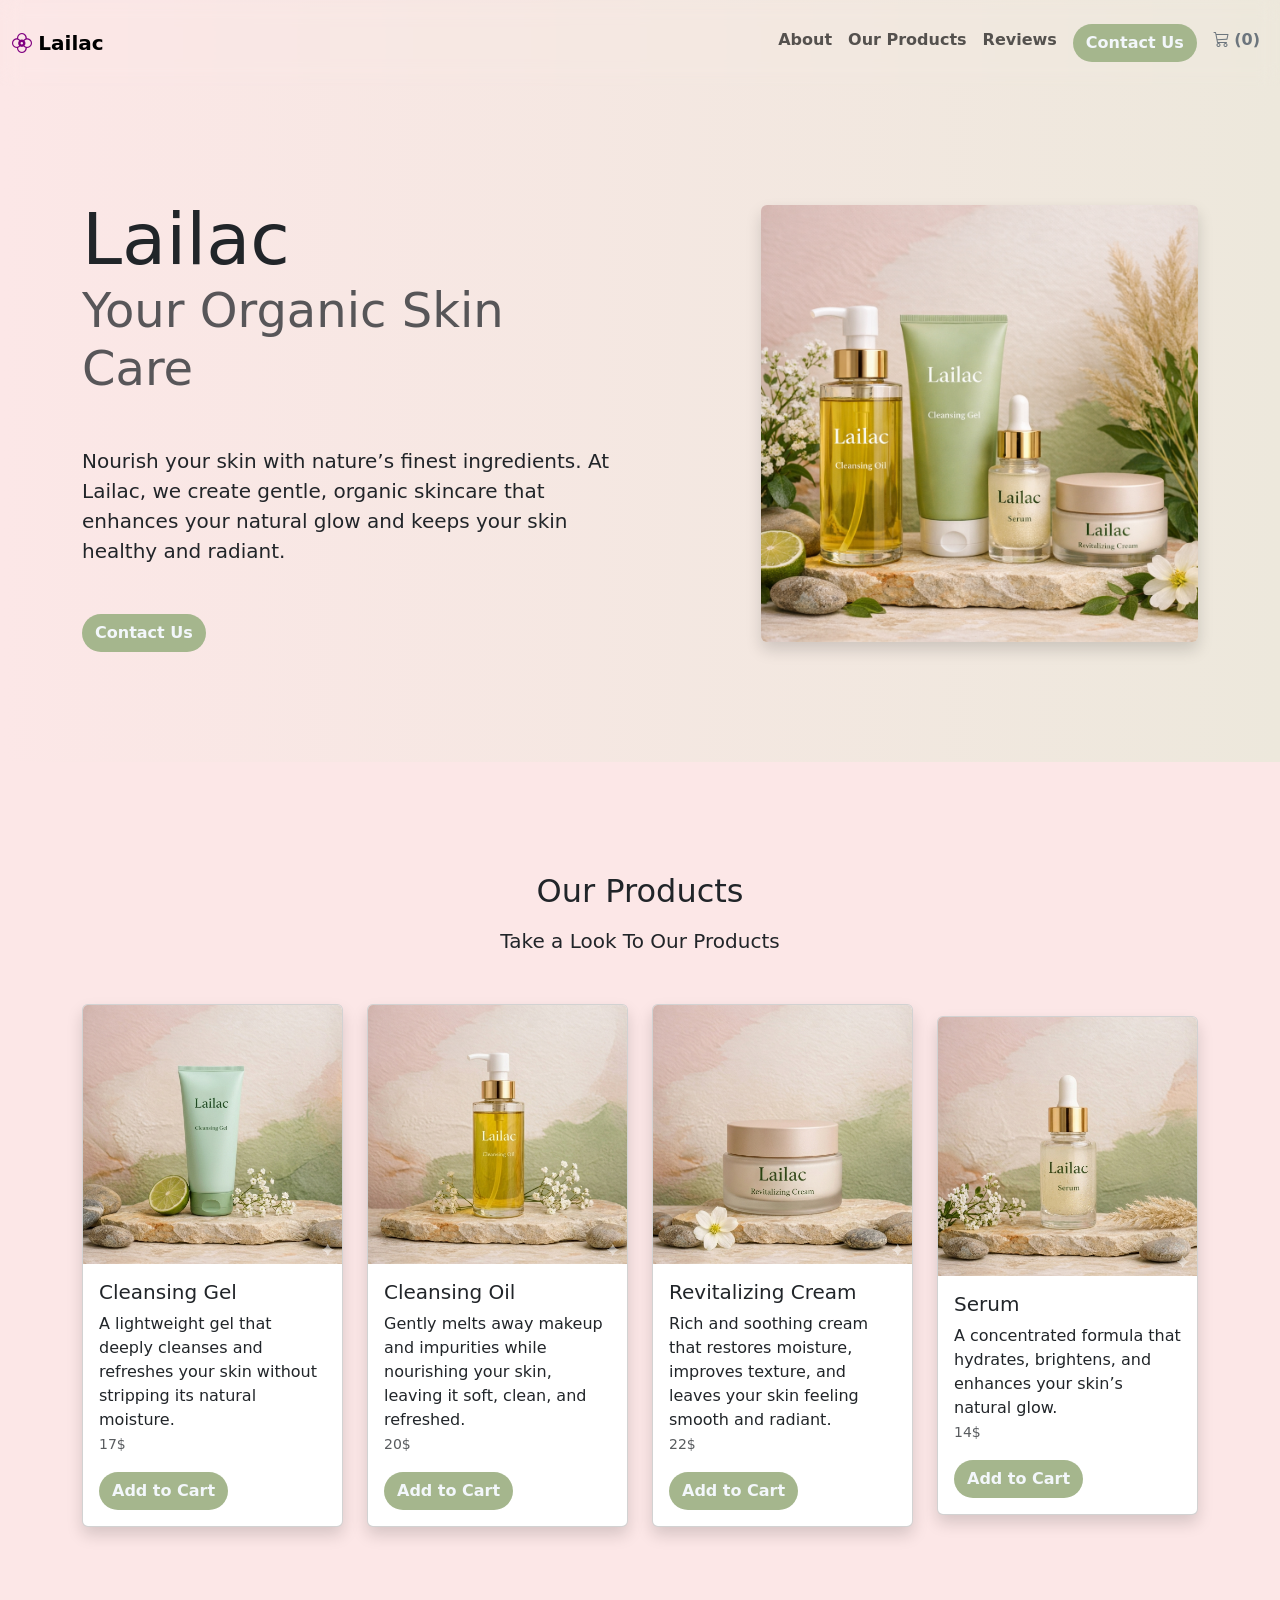
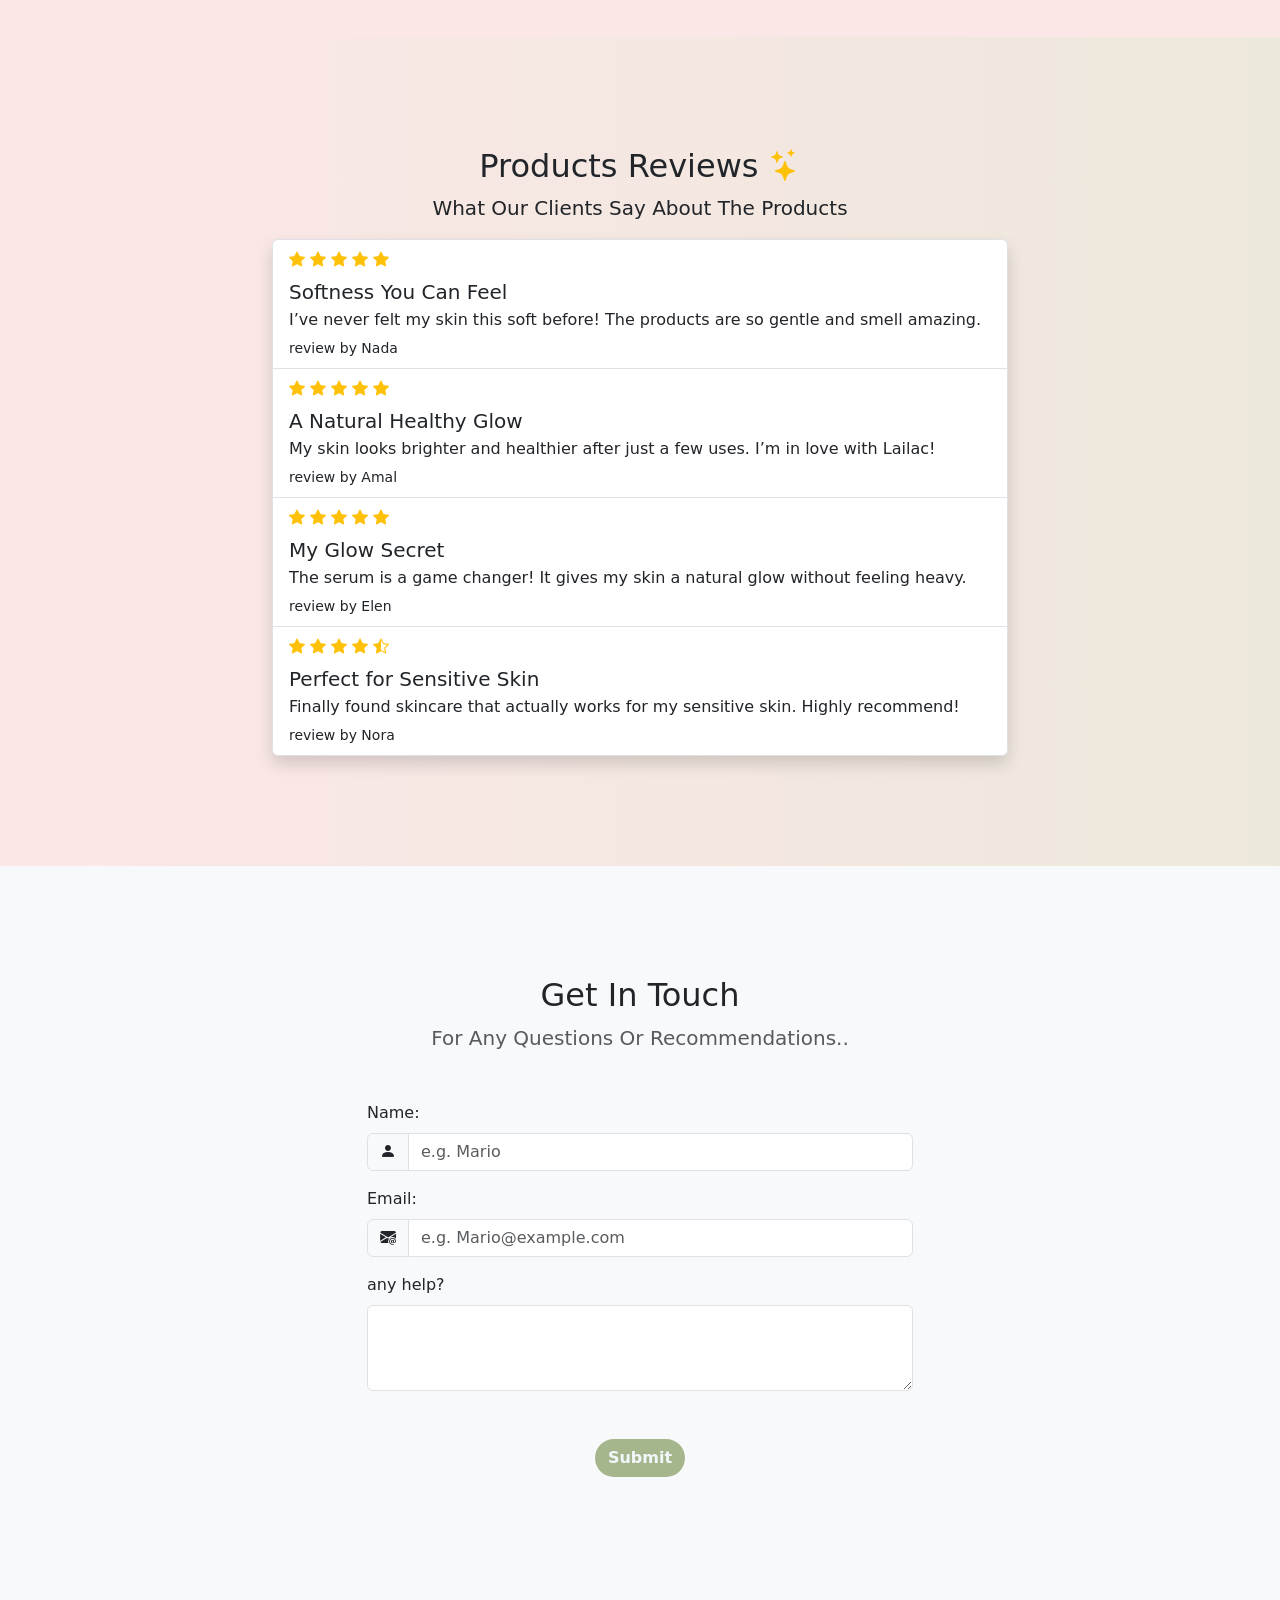
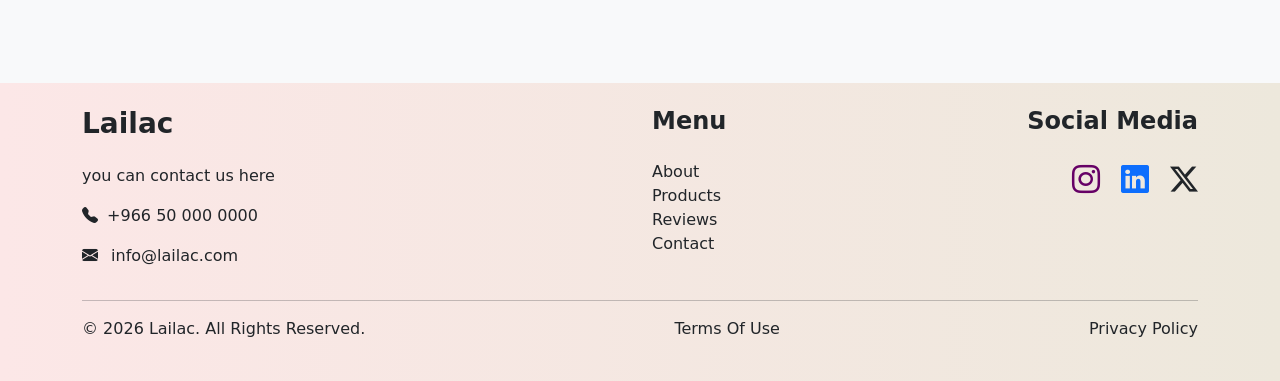
<file: index.html>
<!DOCTYPE html>
<html lang="en" dir="ltr">
<head>
    <meta charset="UTF-8">
    <meta name="viewport" content="width=device-width, initial-scale=1.0">
    <link href="https://cdn.jsdelivr.net/npm/bootstrap@5.3.8/dist/css/bootstrap.min.css" rel="stylesheet" 
    integrity="sha384-sRIl4kxILFvY47J16cr9ZwB07vP4J8+LH7qKQnuqkuIAvNWLzeN8tE5YBujZqJLB" crossorigin="anonymous">
    <link rel="stylesheet" href="https://cdn.jsdelivr.net/npm/bootstrap-icons@1.13.1/font/bootstrap-icons.min.css">
    <link rel="stylesheet" href="style.css">
    <title>Lailac</title>
    
</head>
<body>

    <nav class="navbar navbar-expand-md sticky-top py-3 ">
        <div class="container-xxl">
            <a href="#about" class="navbar-brand">
                <i class="bi bi-flower2" style="color: purple;"></i>
                <span class="fw-bold text-secondray">Lailac</span>
            </a>
            
            <button class="navbar-toggler" type="button" data-bs-toggle="collapse" data-bs-target="#main-nav" 
             aria-controls="main-nav" aria-expanded="false" aria-label="Toggle navigation">
            <span class="navbar-toggler-icon"></span>
            </button>
            <div class="collapse navbar-collapse justify-content-end align-items-center" id="main-nav">
                <ul class="navbar-nav">
                    <li class="nav-item pt-1">
                        <a class="nav-link fw-bold text-secondray" href="#about">About</a>
                    </li>
                    <li class="nav-item pt-1">
                        <a class="nav-link fw-bold text-secondray" href="#products">Our Products</a>
                    </li>
                    <li class="nav-item pt-1">
                        <a class="nav-link fw-bold text-secondray" href="#reviews" >Reviews</a>
                    </li>
                    <li class="nav-item">
                        <a class="nav-link" href="#contact" >
                            <button type="button" class="btn btn-custom">Contact Us</button>
                        </a>
                    </li>
                   <li class="nav-item pt-1">
                    <a class="nav-link fw-bold text-secondary" href="cart.html">
                  <i class="bi bi-cart3"></i>  (<span id="cart-count">0</span>)
                    </a>
                  </li>
                </ul>
            </div>
        </div>
    </nav>

    <section id="about">
        <div class="container-lg">
            <div class="row justify-content-center align-items-center">
                <div class="col text-center text-md-start">
                    <h1>
                        <div class="display-2">Lailac</div>
                        <div class="display-5 text-muted">Your Organic Skin Care</div>
                    </h1>
                    <p class="lead my-5">Nourish your skin with nature’s finest ingredients. At Lailac, we create gentle, 
                        organic skincare that enhances your natural glow and keeps your skin healthy and radiant.</p>
                         <a href="#contact" class=" btn btn-custom">Contact Us</a>
                </div>
                <div class="col-md-6 d-none d-md-block">
                    <img src="images/Lailac.png" class="img-fluid rounded float-end shadow" style="max-width: 80%; height: auto; " alt="Lailac">
                </div>
            </div>
        </div>
    </section>

    

    <section id="products" class="section-bg">
        <div class="container-lg">
           <div class="text-center">
             <h2>Our Products</h2>
            <p class="lead text-mute mt-3">Take a Look To Our Products</p>
           </div>
        <div class="row justify-content-center align-items-center g-4 mt-4">
  <div class="col-lg-3 col-md-6">
    <div class="card h-100 shadow">
      <img src="images/cleansing-gel.png"  class="card-img-top" alt="cleansing-gel">
      <div class="card-body">
        <h5 class="card-title">Cleansing Gel</h5>
        <p class="card-text">A lightweight gel that deeply cleanses and refreshes your skin 
            without stripping its natural moisture.
            <br>
                <small class="text-secondray text-muted">17$</small>
        </p>
          <a href="#" class="btn btn-custom add-to-cart" 
            data-name="Cleansing Gel" 
            data-price="17">Add to Cart</a>
           
      </div>
    </div>
  </div>
  <div class="col-lg-3 col-md-6">
    <div class="card h-100 shadow">
      <img src="images/cleansing-oil.png" class="card-img-top" alt="cleansing-oil">
      <div class="card-body">
        <h5 class="card-title">Cleansing Oil</h5>
        <p class="card-text">Gently melts away makeup and impurities while nourishing your skin,
             leaving it soft, clean, and refreshed.
             <br>
             <small class="text-secondray text-muted">20$</small>
            </p>
            <a href="#" class="btn btn-custom add-to-cart" 
             data-name="Cleansing oil" 
             data-price="20">Add to Cart</a>
      </div>
    </div>
  </div>
  <div class="col-lg-3 col-md-6">
    <div class="card h-100 shadow">
      <img src="images/cream.png" class="card-img-top" alt="cream">
      <div class="card-body">
        <h5 class="card-title">Revitalizing Cream</h5>
        <p class="card-text">Rich and soothing cream that restores moisture, improves texture, 
            and leaves your skin feeling smooth and radiant.
            <br>
            <small class="text-secondray text-muted">22$</small>
        </p>
            <a href="#" class="btn btn-custom add-to-cart" 
             data-name="Revitalizing Cream" 
             data-price="22">Add to Cart</a>
      </div>
    </div>
  </div>
  <div class="col-lg-3 col-md-6">
    <div class="card h-100 shadow">
      <img src="images/serum.png" class="card-img-top" alt="serum">
      <div class="card-body">
        <h5 class="card-title">Serum</h5>
        <p class="card-text">A concentrated formula that hydrates, brightens, and enhances your skin’s natural glow.
            <br>
            <small class="text-secondray text-muted">14$</small>
        </p>
        <a href="#" class="btn btn-custom add-to-cart" 
             data-name="Serum" 
             data-price="14">Add to Cart</a>
      </div>
    </div>
  </div>
</div>
</div>
    </section>


    <section id="reviews">
        <div class="container-lg">
            <div class="text-center">
                <h2>Products Reviews <i class="bi bi-stars text-warning"></i></h2>
                <p class="lead text-mute">What Our Clients Say About The Products</p>
            </div>
            <div class="row justify-content-center">
                <div class="col-lg-8">
                    <div class="list-group shadow">
                      <div class="list-group-item">
                        <div class="pb-2">
                            <i class="bi bi-star-fill text-warning"></i>
                            <i class="bi bi-star-fill text-warning"></i>
                            <i class="bi bi-star-fill text-warning"></i>
                            <i class="bi bi-star-fill text-warning"></i>
                            <i class="bi bi-star-fill text-warning"></i>
                        </div>
                        <h5 class="mb-1">Softness You Can Feel</h5>
                        <p class="mb-1">I’ve never felt my skin this soft before! The products are so gentle 
                            and smell amazing.</p>
                            <small class="text-secondray">review by Nada</small>
                      </div>

                      <div class="list-group-item">
                        <div class="pb-2">
                            <i class="bi bi-star-fill text-warning"></i>
                            <i class="bi bi-star-fill text-warning"></i>
                            <i class="bi bi-star-fill text-warning"></i>
                            <i class="bi bi-star-fill text-warning"></i>
                            <i class="bi bi-star-fill text-warning"></i>
                        </div>
                        <h5 class="mb-1">A Natural Healthy Glow</h5>
                        <p class="mb-1">My skin looks brighter and healthier after just a few uses.
                             I’m in love with Lailac!</p>
                             <small class="text-secondray">review by Amal</small>
                      </div>

                      <div class="list-group-item">
                        <div class="pb-2">
                            <i class="bi bi-star-fill text-warning"></i>
                            <i class="bi bi-star-fill text-warning"></i>
                            <i class="bi bi-star-fill text-warning"></i>
                            <i class="bi bi-star-fill text-warning"></i>
                            <i class="bi bi-star-fill text-warning"></i>
                        </div>
                        <h5 class="mb-1">My Glow Secret</h5>
                        <p class="mb-1">The serum is a game changer! It gives my skin a natural glow 
                            without feeling heavy.</p>
                            <small class="text-secondray">review by Elen</small>
                      </div>

                      <div class="list-group-item">
                        <div class="pb-2">
                            <i class="bi bi-star-fill text-warning"></i>
                            <i class="bi bi-star-fill text-warning"></i>
                            <i class="bi bi-star-fill text-warning"></i>
                            <i class="bi bi-star-fill text-warning"></i>
                            <i class="bi bi-star-half text-warning"></i>
                        </div>
                        <h5 class="mb-1">Perfect for Sensitive Skin</h5>
                        <p class="mb-1">Finally found skincare that actually works for my sensitive skin. 
                            Highly recommend!</p>
                            <small class="text-secondray">review by Nora</small>
                      </div>
  
                    </div>
                </div>
            </div>
        </div>
    </section>


    <section id="contact" class="bg-light">
        <div class="container-lg">
            <div class="text-center">
                <h2>Get In Touch</h2>
                <p class="lead text-muted">For Any Questions Or Recommendations..</p>
            </div>
            <div class="row justify-content-center my-5">
                <div class="col-lg-6">
                    <form>
                        <label for="name" class="form-label">Name:</label>
                        <div class="input-group mb-3">
                        <span class="input-group-text">
                            <i class="bi bi-person-fill"></i>
                        </span>
                        <input type="text" class="form-control" id="name" placeholder="e.g. Mario">
                        </div>
                        <label for="email" class="form-label">Email:</label>
                        <div class="input-group mb-3">
                        <span class="input-group-text">
                            <i class="bi bi-envelope-at-fill"></i>
                        </span>
                        <input type="text" class="form-control" id="email" placeholder="e.g. Mario@example.com">
                        </div>
                        <div class="mb-3">
                        <label for="exampleFormControlTextarea1" class="form-label">any help?</label>
                        <textarea class="form-control" id="exampleFormControlTextarea1" rows="3"></textarea>
                        </div>
                        <div class="text-center my-5">
                            <button type="button" class="btn btn-custom">Submit</button>
                        </div>
                    </form>
                    
            </div>
        </div>
    </section>


    <footer class="py-4">
        <div class="container">
            <div class="row">
                <div class="col-lg-6">
                    <h3 class="pb-3 fw-bold">Lailac</h3>
                    <p>you can contact us here</p>
                    <p>
                    <i class="bi bi-telephone-fill me-1"></i> 
                    <a href="tel:+966500000000" class="text-decoration-none text-dark">
                     +966 50 000 0000
                    </a>
                   </p>
                   <p>
                  <i class="bi bi-envelope-fill me-2"></i> 
                   <a href="mailto:info@lailac.com" class="text-decoration-none text-dark" >
                    info@lailac.com
                   </a>
                  </p>

                </div>
                <div class="col-lg-3">
                    <h4 class="pb-3 fw-bold">Menu</h4>
                    <ul class="list-unstyled">
                        <li><a href="#about" class="text-decoration-none text-dark">About</a></li>
                        <li><a href="#products" class="text-decoration-none text-dark">Products</a></li>
                        <li><a href="#reviews" class="text-decoration-none text-dark">Reviews</a></li>
                        <li><a href="#contact" class="text-decoration-none text-dark">Contact</a></li>
                    </ul>
                </div>
                <div class="col-lg-3 text-lg-end">
                    <h4 class="pb-3 fw-bold">Social Media</h4>
                    <div>
                        <a href="#" class="text-decoration-none text-dark"><i class="bi bi-instagram fs-3 me-3" style="color:rgb(102, 1, 102);;"></i></a>
                        <a href="#" class="text-decoration-none text-dark"><i class="bi bi-linkedin fs-3 me-3 text-primary"></i></a>
                        <a href="#" class="text-decoration-none text-dark"><i class="bi bi-twitter-x fs-3"></i></a>
                    </div>
                </div>
            
            </div>
            <hr>
            <div class="d-flex justify-content-between">
                <p>© 2026 Lailac. All Rights Reserved.</p>
                <a href="#" class="text-decoration-none text-dark">Terms Of Use</a>
                <a href="#" class="text-decoration-none text-dark">Privacy Policy</a>
            </div>
        </div>
    </footer>





   <script src="./main.js"></script>



    <script src="https://cdn.jsdelivr.net/npm/bootstrap@5.3.8/dist/js/bootstrap.bundle.min.js" 
    integrity="sha384-FKyoEForCGlyvwx9Hj09JcYn3nv7wiPVlz7YYwJrWVcXK/BmnVDxM+D2scQbITxI" crossorigin="anonymous"></script>
    
</body>
</html>
</file>
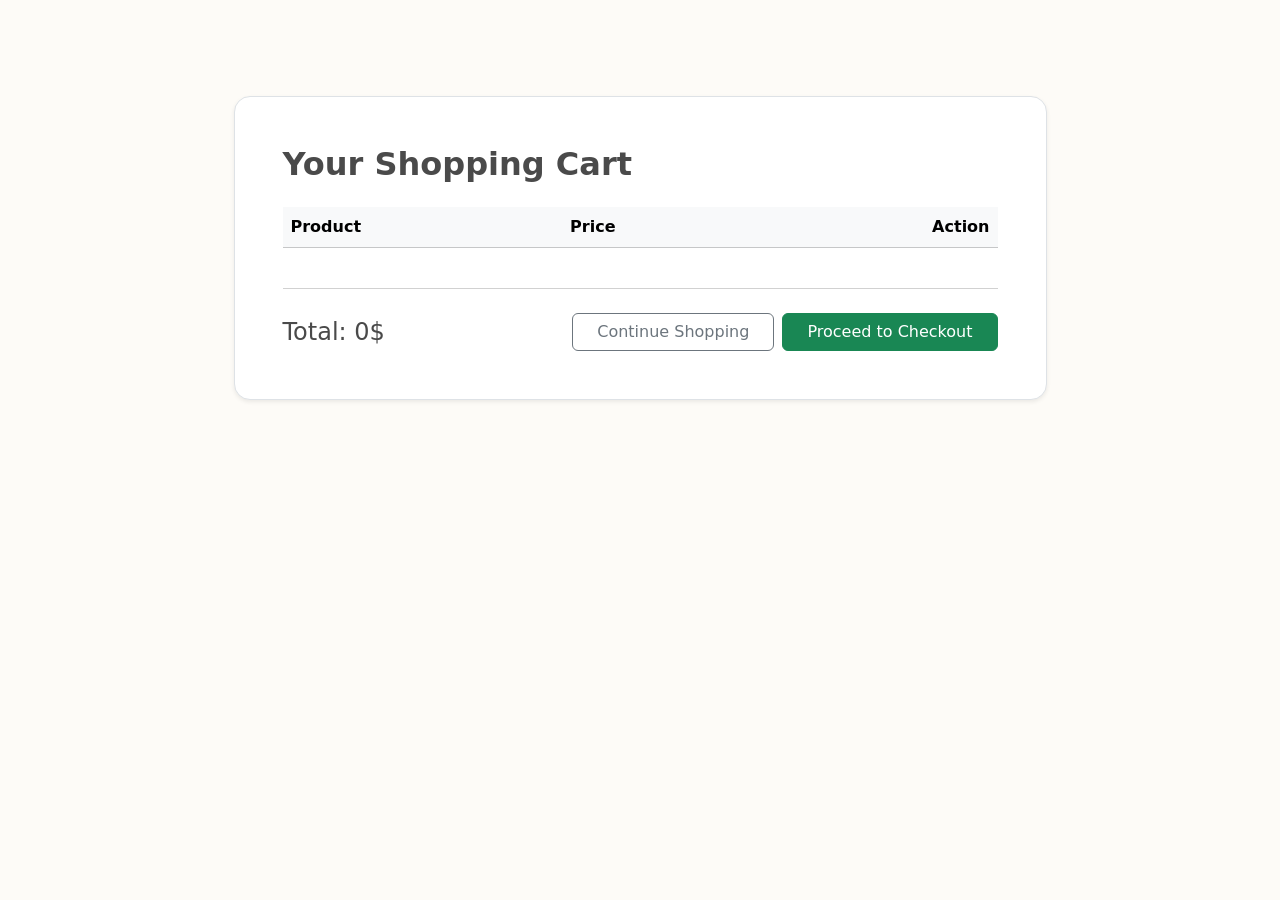
<file: cart.html>
<!DOCTYPE html>
<html lang="en">
<head>
    <meta charset="UTF-8">
    <meta name="viewport" content="width=device-width, initial-scale=1.0">
    <title>Your Shopping Cart - Lailac</title>
    <link href="https://cdn.jsdelivr.net/npm/bootstrap@5.3.0/dist/css/bootstrap.min.css" rel="stylesheet">
    <style>
        body { background-color: #fdfbf7; color: #4a4a4a; }
        .cart-card { background: white; border-radius: 20px; box-shadow: 0 10px 25px rgba(0,0,0,0.05); }
        .btn-custom { background-color: #9ab87a; color: white; border: none; }
        .btn-custom:hover { background-color: #7f9a65; color: white; }
    </style>
</head>
<body class="py-5">

<!--  use min-vh-100 with d-flex to perfectly center the card in the middle of the screen.-->
<div class="container min-vh-80 d-flex align-items-center justify-content-center py-5">
    <div class="row w-100 justify-content-center">
        <div class="col-12 col-lg-9">
            <div class="cart-card p-4 p-md-5 border shadow-sm rounded-4 bg-white">
                <h2 class="mb-4 fw-bold">Your Shopping Cart</h2>
                
                <div class="table-responsive">
                    <table class="table align-middle">
                        <thead class="table-light">
                            <tr><th>Product</th>
                            <th>Price</th>
                            <th class="text-end">Action</th></tr>
                        </thead>
                        <tbody id="cart-items"></tbody>
                    </table>
                </div>

                <hr class="my-4">

                <div class="d-flex flex-column flex-md-row justify-content-between align-items-center gap-3">
                    <h4 class="m-0">Total: <span id="cart-total">0</span>$</h4>
                    <div class="d-flex gap-2">
                        <a href="index.html" class="btn btn-outline-secondary px-4">Continue Shopping</a>
                        <a href="checkout.html" class="btn btn-success px-4">Proceed to Checkout</a>
                    </div>
                </div>
            </div>
        </div>
    </div>
</div>

<script>
    function renderCart() {
        let cart = JSON.parse(localStorage.getItem('cart')) || [];
        let container = document.getElementById('cart-items');
        let total = 0;
        container.innerHTML = '';
        cart.forEach((item, index) => {
            total += parseInt(item.price);
            container.innerHTML += `
            <tr>
             <td>${item.name}</td>
             <td>${item.price}$</td>
             <td class="text-end">
               <button class="btn btn-sm btn-danger" onclick="removeItem(${index})">Remove</button>
             </td>
            </tr>`;
        });
        document.getElementById('cart-total').innerText = total;
    }
    function removeItem(index) {
        let cart = JSON.parse(localStorage.getItem('cart'));
        cart.splice(index, 1);
        localStorage.setItem('cart', JSON.stringify(cart));
        renderCart();
    }
    renderCart();
</script>
</body>
</html>
</file>
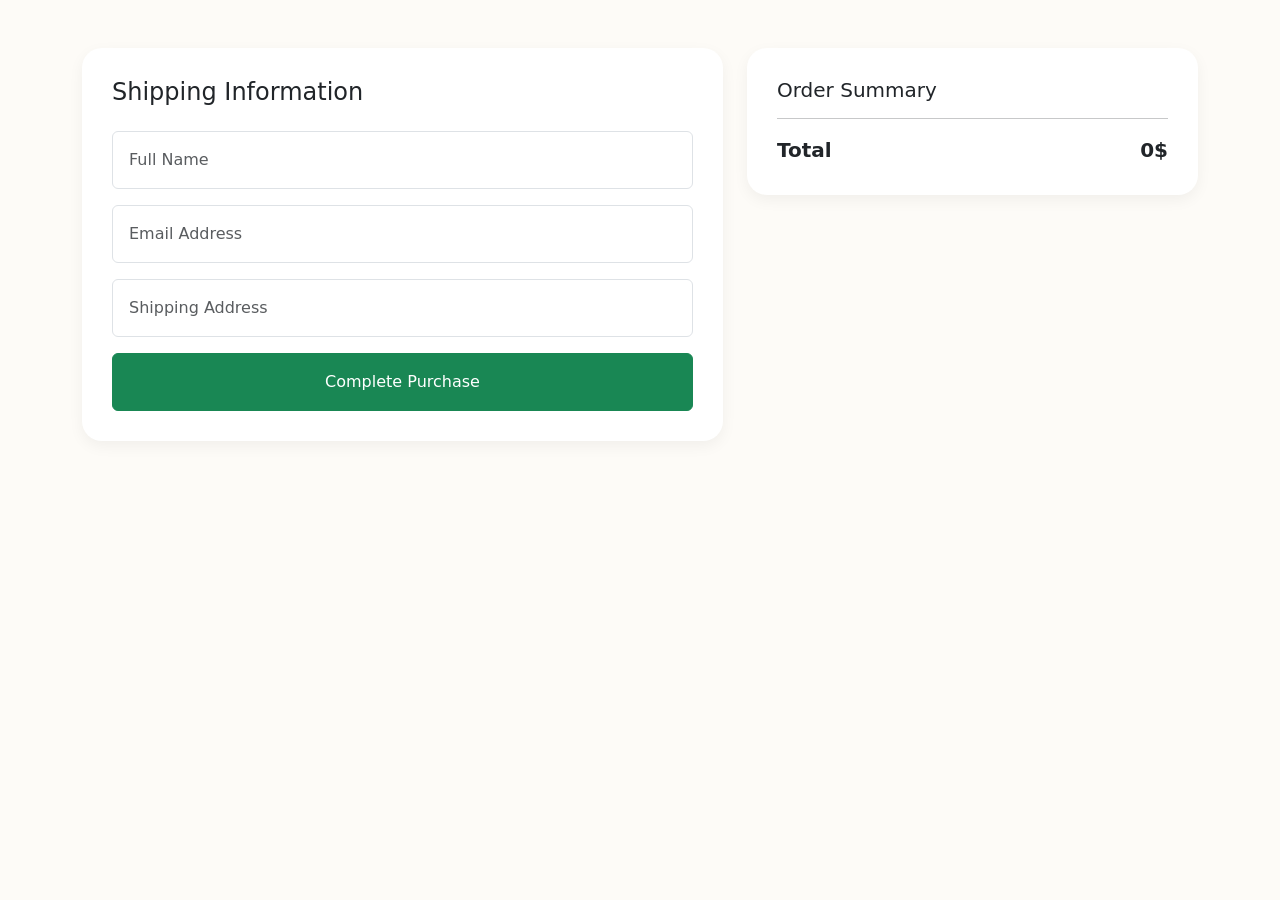
<file: checkout.html>
<!DOCTYPE html>
<html lang="en">
<head>
    <meta charset="UTF-8">
    <meta name="viewport" content="width=device-width, initial-scale=1.0">
    <title>Checkout - Lailac</title>
    <link href="https://cdn.jsdelivr.net/npm/bootstrap@5.3.0/dist/css/bootstrap.min.css" rel="stylesheet">
    <style>
        body { background-color: #fdfbf7; }
        .checkout-box { background: white; border-radius: 20px; padding: 30px; box-shadow: 0 5px 15px rgba(0,0,0,0.05); }
    </style>
</head>
<body class="py-5">

<div class="container">
    <div class="row g-4">
        <div class="col-lg-7">
            <div class="checkout-box">
                <h4 class="mb-4">Shipping Information</h4>
                <input type="text" class="form-control mb-3 p-3" placeholder="Full Name">
                <input type="email" class="form-control mb-3 p-3" placeholder="Email Address">
                <input type="text" class="form-control mb-3 p-3" placeholder="Shipping Address">
                <button class="btn btn-success w-100 p-3" onclick="finishPurchase()">Complete Purchase</button>
            </div>
        </div>
        <div class="col-lg-5">
            <div class="checkout-box">
                <h5>Order Summary</h5>
                <hr>
                <div id="checkout-summary"></div>
                <div class="d-flex justify-content-between mt-3 fw-bold fs-5">
                    <span>Total</span>
                    <span id="final-total"></span>
                </div>
            </div>
        </div>
    </div>
</div>

<script>

    let cart = JSON.parse(localStorage.getItem('cart')) || [];
    let summary = document.getElementById('checkout-summary');
    let total = 0;
    cart.forEach(item => {
        total += parseInt(item.price);
        summary.innerHTML += `<div class="d-flex justify-content-between mb-2"><span>${item.name}</span><span>${item.price}$</span></div>`;
    });
    document.getElementById('final-total').innerText = total + "$";

    function finishPurchase() {
        // 1. Clear the cart after purchase
        localStorage.removeItem('cart');
        
        // 2. Change the page content to a thank you message
        document.querySelector('.container').innerHTML = `
            <div class="text-center py-5">
                <h1 class="text-success">Thank you for shopping with Lailac!</h1>
                <p>Your order has been placed successfully.</p>
                <div class="card p-4 mt-4 shadow-sm">
                    <h5>Order Date: ${new Date().toLocaleDateString()}</h5>
                    <p>We are preparing your natural skincare products now.</p>
                </div>
                <a href="index.html" class="btn btn-success mt-4 ">Back to Home</a>
            </div>
        `;
    }

</script>
</body>
</html>
</file>
<file: style.css>
:root {
  --main-pink: rgb(252, 231, 231);
  --cream: rgb(237, 232, 220);
  --olive: rgb(165, 182, 141);
  --light-green: rgb(193, 207, 161);
}

body {
  
  background: linear-gradient(to right,  rgb(252, 231, 231), rgb(237, 232, 220));
}

 section {
  padding: 110px 0;
}

.section-bg {
  background-color: var(--main-pink);
}

.btn-custom {
  background-color: var(--olive);
  color: rgb(243, 247, 251);
  border-radius: 20px;
  font-weight: bold;
  transition: 0.3s;
}

.btn-custom:hover{
    background-color: rgba(66, 105, 68, 0.4);
    font-weight: bold;
    color: aliceblue;
}
.navbar{
  background-color: var(--main-pink);
  background: transparent;
  backdrop-filter: blur(10px);
  
}

.btn:hover {
    transform: translatey(-2px);
    box-shadow: 0 10px 20px rgba(0,0,0,0.1); 
    transition: 0.3s;
}
</file>
